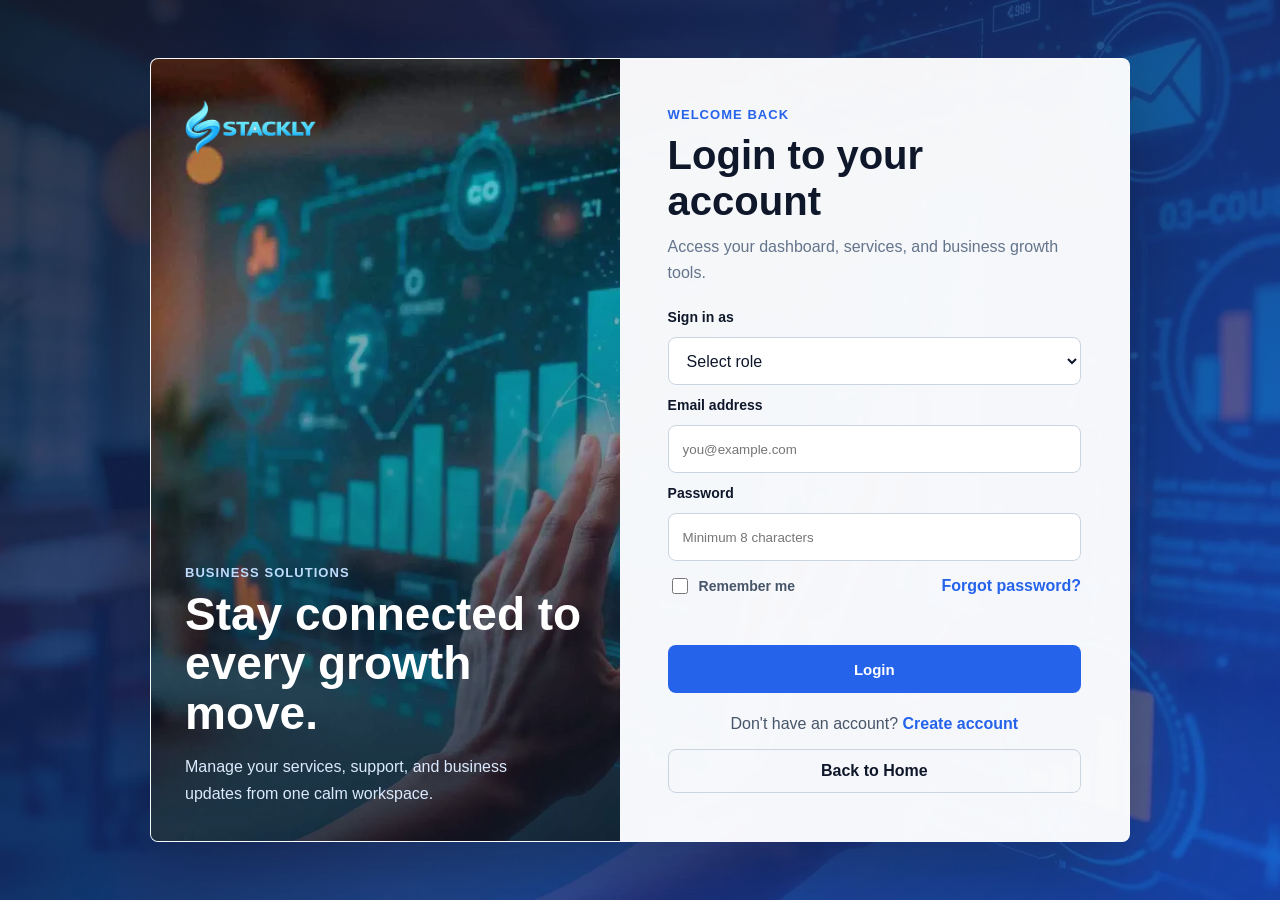
<file: pages/Login.html>
<!DOCTYPE html>
<html lang="en">
<head>
  <meta charset="UTF-8">
  <meta name="viewport" content="width=device-width, initial-scale=1.0">
  <title>Login | Business Solutions</title>
  <link rel="stylesheet" href="../css/Login.css">
</head>
<body>
  <main class="auth-page">
    <section class="auth-panel">
      <div class="auth-visual">
        <a class="auth-brand" href="../index.html">
          <img src="../images/logo.webp" alt="Business Solutions logo">
        </a>
        <div>
          <p class="visual-label">Business Solutions</p>
         <h2>Stay connected to every growth move.</h2>
         <p class="hero-text">
         Manage your services, support, and business updates from one calm workspace.
         </p>
        </div>
      </div>

      <div class="auth-card">
        <div class="auth-copy">
          <p class="auth-label">Welcome back</p>
          <h1>Login to your account</h1>
          <p class="auth-text">
           Access your dashboard, services, and business growth tools.
          </p>
        </div>

        <form class="auth-form login-form" novalidate>
          <label for="login-role">Sign in as</label>
          <select id="login-role" name="role" required>
            <option value="" disabled selected>Select role</option>
            <option value="customer">Customer</option>
            <option value="admin">Admin</option>
          </select>

          <label for="login-email">Email address</label>
          <input id="login-email" type="email" placeholder="you@example.com" required autocomplete="username">

          <label for="login-password">Password</label>
          <input id="login-password" type="password" placeholder="Minimum 8 characters" required autocomplete="current-password">

          <div class="form-row">
            <label class="remember">
              <input type="checkbox" id="remember-me" name="remember">
              <span>Remember me</span>
            </label>
            <button class="link-button forgot-toggle" type="button">Forgot password?</button>
          </div>

          <p class="form-message" aria-live="polite"></p>
          <button class="auth-submit" type="submit">Login</button>
        </form>

        <form class="auth-form forgot-form" novalidate hidden>
          <label for="forgot-email">Registered email address</label>
          <input id="forgot-email" type="email" placeholder="you@example.com" required>
          <p class="forgot-message" aria-live="polite"></p>
          <button class="auth-submit" type="submit">Send reset link</button>
          <button class="link-button back-login" type="button">Back to login</button>
        </form>

        <p class="auth-switch">
          Don't have an account?
          <a href="Register.html">Create account</a>
        </p>

        <a class="back-home" href="../index.html">Back to Home</a>
      </div>
    </section>
  </main>

  <script>
    const loginForm = document.querySelector(".login-form");
    const forgotForm = document.querySelector(".forgot-form");
    const forgotToggle = document.querySelector(".forgot-toggle");
    const backLogin = document.querySelector(".back-login");
    const formMessage = document.querySelector(".form-message");
    const forgotMessage = document.querySelector(".forgot-message");
    const roleSelect = document.querySelector("#login-role");
    const rememberMe = document.querySelector("#remember-me");
    const passwordInput = document.querySelector("#login-password");
    const isValidEmail = (e) => /^[^\s@]+@[^\s@]+\.[^\s@]{2,}$/.test(e);

    // Must match your real file names in pages/
    const dashboards = {
      admin: "admin_Dashboard.html",
      customer: "customer_deshboard.html",
    };

    function saveAuth(role, email, name) {
      sessionStorage.setItem("authRole", role);
      sessionStorage.setItem("authEmail", email);
      sessionStorage.setItem("authName", name);
      localStorage.setItem("auth", JSON.stringify({ role, email, name }));
    }

    const params = new URLSearchParams(window.location.search);
    const roleFromUrl = params.get("role");
    if (roleFromUrl && dashboards[roleFromUrl]) {
      roleSelect.value = roleFromUrl;
    }

    loginForm.addEventListener("submit", function (event) {
      event.preventDefault();

      const role = roleSelect.value;
      const email = document.querySelector("#login-email").value.trim();
      const password = passwordInput.value.trim();

      if (!role) {
        formMessage.textContent = "Please select Admin or Customer.";
        formMessage.className = "form-message error";
        return;
      }

      if (!rememberMe.checked) {
        formMessage.textContent = "Please select the Remember me checkbox to continue.";
        formMessage.className = "form-message error";
        rememberMe.focus();
        alert("Please select the Remember me button.");
        return;
      }

      if (!isValidEmail(email)) {
        formMessage.textContent = "Please enter a valid email address.";
        formMessage.className = "form-message error";
        return;
      }

      if (password.length < 8) {
        formMessage.textContent = "Password must be at least 8 characters.";
        formMessage.className = "form-message error";
        passwordInput.focus();
        return;
      }

      const profile = JSON.parse(
        localStorage.getItem("profile:" + email.toLowerCase()) || "{}"
      );
      const rawName = profile.name || email.split("@")[0];
      const displayName =
        rawName.charAt(0).toUpperCase() + rawName.slice(1);

      saveAuth(role, email, displayName);

      formMessage.textContent = "Login successful. Redirecting...";
      formMessage.className = "form-message success";

      setTimeout(function () {
        window.location.href = dashboards[role];
      }, 600);
    });

    forgotToggle.addEventListener("click", function () {
      loginForm.hidden = true;
      forgotForm.hidden = false;
      formMessage.textContent = "";
      formMessage.className = "form-message";
    });

    backLogin.addEventListener("click", function () {
      forgotForm.hidden = true;
      loginForm.hidden = false;
      forgotMessage.textContent = "";
      forgotMessage.className = "forgot-message";
    });

    forgotForm.addEventListener("submit", function (event) {
      event.preventDefault();
      const email = document.querySelector("#forgot-email").value.trim();
      if (!isValidEmail(email)) {
        forgotMessage.textContent = "Please enter your registered email address.";
        forgotMessage.className = "forgot-message error";
        return;
      }
      forgotMessage.textContent = "Password reset link sent successfully.";
      forgotMessage.className = "forgot-message success";
      forgotForm.reset();
    });
  </script>
</body>
</html>
</file>
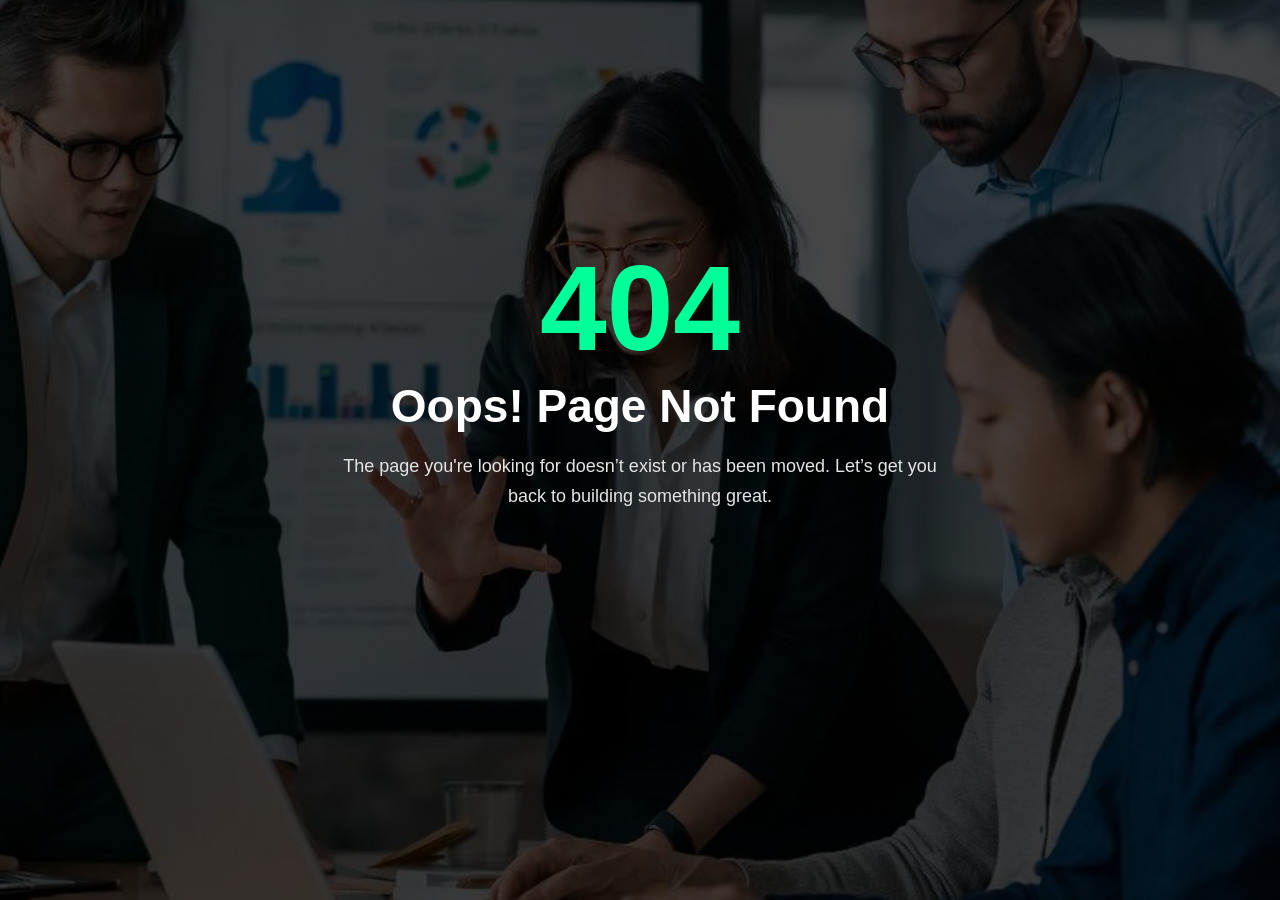
<file: pages/NotFound1.html>
<!DOCTYPE html>
<html lang="en">
<head>
  <meta charset="UTF-8" />
  <meta name="viewport" content="width=device-width, initial-scale=1.0" />
  <title>404 Page Not Found</title>
  <link rel="stylesheet" href="../css/NotFound1.css" />
  <link rel="stylesheet" href="https://cdnjs.cloudflare.com/ajax/libs/font-awesome/6.5.1/css/all.min.css" />

  
</head>
<body>


  <main class="error-section">
    <section class="error-content">
      <span class="error-code">404</span>
      <h1>Oops! Page Not Found</h1>
      <p>
        The page you're looking for doesn’t exist or has been moved. Let’s get
        you back to building something great.
      </p>
      
    </section>
  </main>
</body>
</html>
</file>
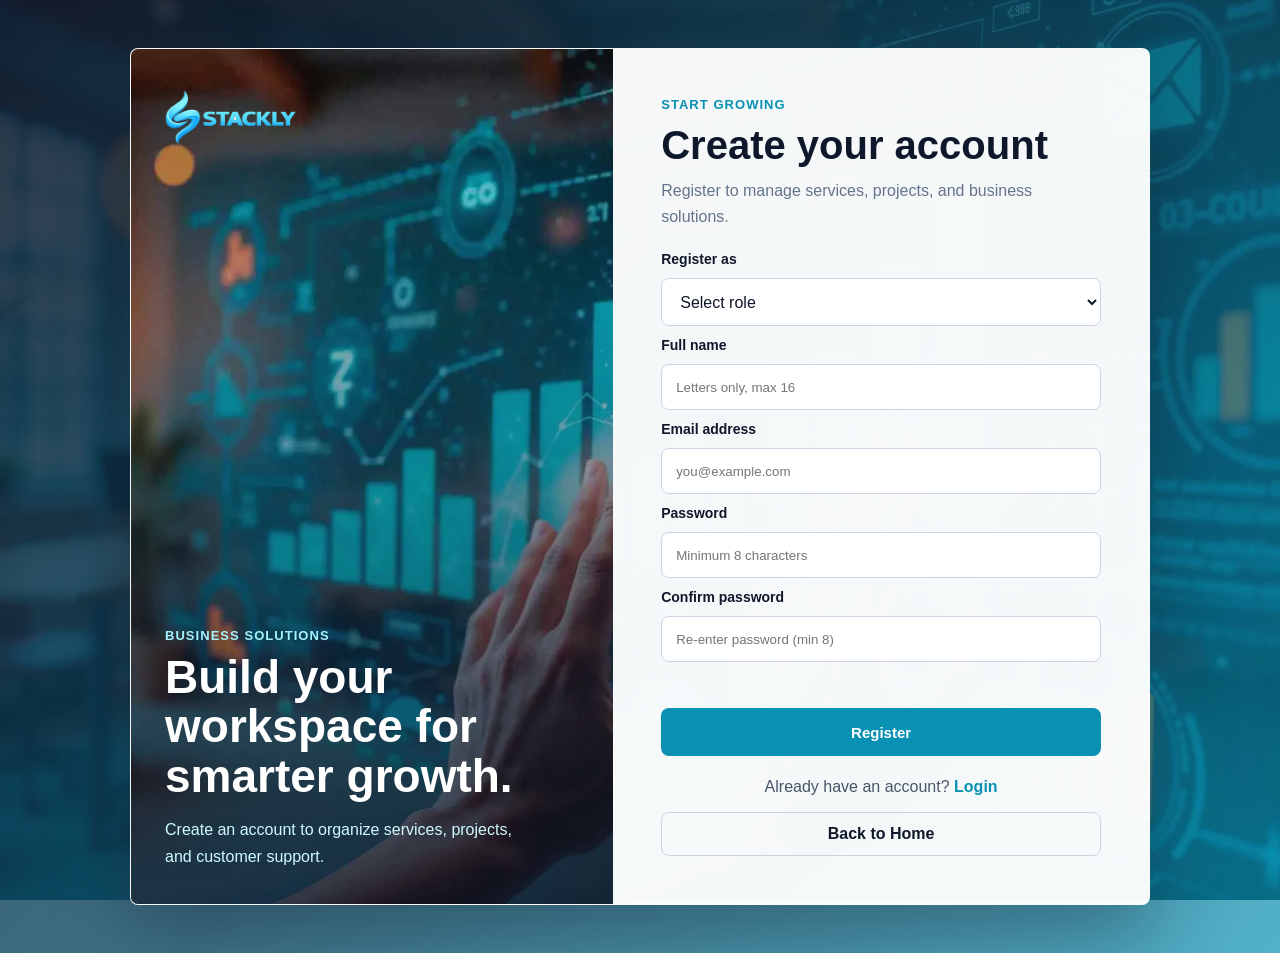
<file: pages/Register.html>
<!DOCTYPE html>
<html lang="en">
<head>
  <meta charset="UTF-8">
  <meta name="viewport" content="width=device-width, initial-scale=1.0">
  <title>Register | Business Solutions</title>
  <link rel="stylesheet" href="../css/Register.css">
</head>
<body>
  <main class="auth-page">
    <section class="auth-panel">
      <div class="auth-visual">
        <a class="auth-brand" href="../index.html">
          <img src="../images/logo.webp" alt="Business Solutions logo">
        </a>
        <div>
          <p class="visual-label">Business Solutions</p>
          <h2>Build your workspace for smarter growth.</h2>
          <p class="hero-text">Create an account to organize services, projects, and customer support.</p>
        </div>
      </div>

      <div class="auth-card">
        <div class="auth-copy">
          <p class="auth-label">Start growing</p>
          <h1>Create your account</h1>
          <p class="auth-text">Register to manage services, projects, and business solutions.</p>
        </div>

        <form class="auth-form register-form" novalidate>
          <label for="register-role">Register as</label>
          <select id="register-role" name="role" required>
            <option value="" disabled selected>Select role</option>
            <option value="customer">Customer</option>
            <option value="admin">Admin</option>
          </select>

          <label for="register-name">Full name</label>
          <input
            id="register-name"
            type="text"
            name="name"
            placeholder="Letters only, max 16"
            minlength="2"
            maxlength="16"
            autocomplete="name"
            required
          >

          <label for="register-email">Email address</label>
          <input id="register-email" type="email" placeholder="you@example.com" required>

          <label for="register-password">Password</label>
          <input
            id="register-password"
            type="password"
            placeholder="Minimum 8 characters"
            minlength="8"
            autocomplete="new-password"
            required
          >

          <label for="confirm-password">Confirm password</label>
          <input
            id="confirm-password"
            type="password"
            placeholder="Re-enter password (min 8)"
            minlength="8"
            autocomplete="new-password"
            required
          >

          <p class="form-message" aria-live="polite"></p>
          <button class="auth-submit" type="submit">Register</button>
        </form>

        <p class="auth-switch">
          Already have an account?
          <a href="Login.html">Login</a>
        </p>

        <a class="back-home" href="../index.html">Back to Home</a>
      </div>
    </section>
  </main>

  <script>
    const registerForm = document.querySelector(".register-form");
    const formMessage = document.querySelector(".form-message");
    const roleSelect = document.querySelector("#register-role");
    const nameInput = document.querySelector("#register-name");
    const passwordInput = document.querySelector("#register-password");
    const isValidEmail = (e) => /^[^\s@]+@[^\s@]+\.[^\s@]{2,}$/.test(e);
    const isValidName = (name) => /^[A-Za-z ]{2,16}$/.test(name);

    nameInput.addEventListener("input", function () {
      this.value = this.value.replace(/[^A-Za-z ]/g, "").slice(0, 16);
    });

    registerForm.addEventListener("submit", function (event) {
      event.preventDefault();

      const role = roleSelect.value;
      const name = nameInput.value.trim();
      const email = document.querySelector("#register-email").value.trim();
      const password = passwordInput.value.trim();
      const confirmPassword = document.querySelector("#confirm-password").value.trim();

      if (!role) {
        formMessage.textContent = "Please select Admin or Customer.";
        formMessage.className = "form-message error";
        return;
      }

      if (name.length < 2) {
        formMessage.textContent = "Name must be at least 2 characters.";
        formMessage.className = "form-message error";
        nameInput.focus();
        return;
      }

      if (name.length > 16) {
        formMessage.textContent = "Name must be 16 characters or less.";
        formMessage.className = "form-message error";
        nameInput.focus();
        return;
      }

      if (!isValidName(name)) {
        formMessage.textContent = "Name can contain only letters (A–Z) and spaces.";
        formMessage.className = "form-message error";
        nameInput.focus();
        return;
      }

      if (!/^[A-Za-z]/.test(name) || !/[A-Za-z]$/.test(name)) {
        formMessage.textContent = "Name must start and end with a letter.";
        formMessage.className = "form-message error";
        nameInput.focus();
        return;
      }

      if (!isValidEmail(email)) {
        formMessage.textContent = "Please enter a valid email address.";
        formMessage.className = "form-message error";
        return;
      }

      if (password.length < 8) {
        formMessage.textContent = "Password must be at least 8 characters.";
        formMessage.className = "form-message error";
        passwordInput.focus();
        return;
      }

      if (password !== confirmPassword) {
        formMessage.textContent = "Passwords do not match.";
        formMessage.className = "form-message error";
        return;
      }

      localStorage.setItem(
        "profile:" + email.toLowerCase(),
        JSON.stringify({ name: name, role: role })
      );

      formMessage.textContent = "Registration successful. Redirecting to login...";
      formMessage.className = "form-message success";
      registerForm.reset();

      setTimeout(function () {
        window.location.href = "Login.html?role=" + encodeURIComponent(role);
      }, 1000);
    });
  </script>
</body>
</html>
</file>
<file: css/Login.css>
* {
  box-sizing: border-box;
}

html {
  min-height: 100%;
}

body {
  min-height: 100vh;
  margin: 0;
  font-family: Arial, Helvetica, sans-serif;
  color: #0f172a;
  background:
    linear-gradient(135deg, rgba(15, 23, 42, 0.88), rgba(29, 78, 216, 0.72)),
    url("../images/Data Analytics.webp") center / cover fixed;
}

.auth-page {
  min-height: 100vh;
  display: grid;
  place-items: center;
  padding: clamp(22px, 4vw, 48px);
}

.auth-panel {
  width: min(100%, 980px);
  min-height: 620px;
  display: grid;
  grid-template-columns: minmax(300px, 0.92fr) minmax(360px, 1fr);
  overflow: hidden;
  border: 1px solid rgba(255, 255, 255, 0.24);
  border-radius: 8px;
  background: rgba(255, 255, 255, 0.96);
  box-shadow: 0 30px 80px rgba(15, 23, 42, 0.38);
}

.auth-visual {
  min-height: 100%;
  padding: 34px;
  display: flex;
  justify-content: space-between;
  flex-direction: column;
  color: #ffffff;
  background:
    linear-gradient(180deg, rgba(15, 23, 42, 0.14), rgba(15, 23, 42, 0.72)),
    url("../images/Data Analytics.webp") center / cover;
}

.auth-brand {
  width: fit-content;
  display: inline-flex;
}

.auth-brand img {
  width: 132px;
  height: 68px;
  object-fit: contain;
  filter: drop-shadow(0 12px 22px rgba(15, 23, 42, 0.28));
}

.visual-label,
.auth-label {
  margin: 0 0 10px;
  font-size: 13px;
  font-weight: 800;
  letter-spacing: 0.08em;
  text-transform: uppercase;
}

.visual-label {
  color: #bfdbfe;
}

.auth-visual h2 {
  max-width: 420px;
  margin: 0 0 14px;
  font-size: clamp(30px, 4vw, 46px);
  line-height: 1.08;
}

.auth-visual p:not(.visual-label) {
  max-width: 360px;
  margin: 0;
  color: #dbeafe;
  line-height: 1.7;
}

.auth-card {
  min-width: 0;
  padding: clamp(30px, 5vw, 48px);
  display: flex;
  justify-content: center;
  flex-direction: column;
}

.auth-copy {
  margin-bottom: 24px;
}

.auth-label {
  color: #2563eb;
}

.auth-copy h1 {
  margin: 0 0 10px;
  font-size: clamp(30px, 4vw, 40px);
  line-height: 1.15;
}

.auth-copy p:not(.auth-label) {
  margin: 0;
  color: #64748b;
  line-height: 1.6;
}

.auth-form {
  display: grid;
  gap: 12px;
}

.auth-form label {
  font-size: 14px;
  font-weight: 700;
}

.auth-form input {
  width: 100%;
  height: 48px;
  border: 1px solid #cbd5e1;
  border-radius: 8px;
  padding: 0 14px;
  color: #0f172a;
  background: #ffffff;
  outline: none;
}

.auth-form input:focus {
  border-color: #2563eb;
  box-shadow: 0 0 0 3px rgba(37, 99, 235, 0.16);
}

.form-row {
  display: flex;
  align-items: center;
  justify-content: space-between;
  gap: 14px;
  margin-top: 2px;
}

.remember {
  display: inline-flex;
  align-items: center;
  gap: 8px;
  color: #475569;
}

.remember input {
  width: 16px;
  height: 16px;
}

.link-button,
.auth-switch a {
  border: 0;
  padding: 0;
  color: #2563eb;
  background: transparent;
  font: inherit;
  font-weight: 800;
  cursor: pointer;
  text-decoration: none;
}

.auth-submit {
  height: 48px;
  border: 0;
  border-radius: 8px;
  color: #ffffff;
  background: #2563eb;
  font-size: 15px;
  font-weight: 800;
  cursor: pointer;
  transition: transform 0.25s ease, background 0.25s ease;
}

.auth-submit:hover,
.auth-submit:focus-visible {
  background: #1d4ed8;
  transform: translateY(-2px);
}

.form-message,
.forgot-message {
  min-height: 20px;
  margin: 2px 0;
  font-size: 14px;
  font-weight: 700;
}

.error {
  color: #dc2626;
}

.success {
  color: #16a34a;
}

.auth-switch {
  margin: 22px 0 0;
  color: #475569;
  text-align: center;
}

.back-home {
  min-height: 44px;
  margin-top: 16px;
  display: flex;
  align-items: center;
  justify-content: center;
  border: 1px solid #cbd5e1;
  border-radius: 8px;
  color: #0f172a;
  font-weight: 800;
  text-decoration: none;
  transition: transform 0.25s ease, border-color 0.25s ease, color 0.25s ease;
}

.back-home:hover,
.back-home:focus-visible {
  color: #2563eb;
  border-color: #2563eb;
  transform: translateY(-2px);
}

.forgot-form[hidden],
.login-form[hidden] {
  display: none;
}

@media (max-width: 860px) {
  .auth-panel {
    width: min(100%, 680px);
    min-height: auto;
    grid-template-columns: 1fr;
  }

  .auth-visual {
    min-height: 230px;
    padding: 28px;
  }

  .auth-visual h2 {
    max-width: 560px;
    font-size: 34px;
  }

  .auth-visual p:not(.visual-label) {
    max-width: 520px;
  }
}

@media (max-width: 560px) {
  .auth-page {
    align-items: stretch;
    padding: 0;
  }

  .auth-panel {
    min-height: 100vh;
    border: 0;
    border-radius: 0;
  }

  .auth-visual {
    min-height: 170px;
    padding: 22px 20px;
  }

  .auth-brand img {
    width: 112px;
    height: 58px;
  }

  .visual-label {
    font-size: 12px;
  }

  .auth-visual h2 {
    font-size: 26px;
  }

  .auth-visual p:not(.visual-label) {
    display: none;
  }

  .auth-card {
    padding: 28px 20px 34px;
  }

  .auth-copy h1 {
    font-size: 28px;
  }

  .form-row {
    align-items: flex-start;
    flex-direction: column;
  }
}
.auth-form select {
  width: 100%;
  height: 48px;
  border: 1px solid #cbd5e1;
  border-radius: 8px;
  padding: 0 14px;
  color: #0f172a;
  background: #ffffff;
  font: inherit;
  outline: none;
  cursor: pointer;
}

.auth-form select:focus {
  border-color: #2563eb;
  box-shadow: 0 0 0 3px rgba(37, 99, 235, 0.16);
}

.auth-form select {
  width: 100%;
  height: 48px;
  border: 1px solid #cbd5e1;
  border-radius: 8px;
  padding: 0 14px;
  font: inherit;
  background: #fff;
}

/* animation text */
.visual-label,
h2,
.hero-text {
  opacity: 0;
  animation: slideLeft 1s ease forwards;
}

h2 {
  animation-delay: 0.3s;
}

.hero-text {
  animation-delay: 0.6s;
}

@keyframes slideLeft {
  from {
    opacity: 0;
    transform: translateX(-50px);
  }
  to {
    opacity: 1;
    transform: translateX(0);
  }
}
/* auth-card text */
.auth-label {
  opacity: 0;
  transform: translateY(30px);
  animation: fadeUp 0.8s ease forwards;
}

h1 {
  opacity: 0;
  transform: translateY(30px);
  animation: fadeUp 0.8s ease forwards;
  animation-delay: 0.3s;
}

.auth-text {
  opacity: 0;
  transform: translateY(30px);
  animation: fadeUp 0.8s ease forwards;
  animation-delay: 0.6s;
}

@keyframes fadeUp {
  from {
    opacity: 0;
    transform: translateY(30px);
  }
  to {
    opacity: 1;
    transform: translateY(0);
  }
}
</file>
<file: css/NotFound1.css>
* {
      margin: 0;
      padding: 0;
      box-sizing: border-box;
      font-family: Arial, sans-serif;
    }

    body {
  min-height: 100vh;
  color: white;
  background:
    linear-gradient(rgba(0,0,0,0.72), rgba(0,0,0,0.72)),
    url("../images/Business Consulting.webp") center/cover no-repeat;
}
    .navbar {
      width: calc(100% - 80px);
      margin: 20px auto 0;
      padding: 18px 40px;
      display: flex;
      align-items: center;
      justify-content: space-between;
      background: rgba(35,35,35,0.76);
      border-radius: 16px;
    }

    .logo {
      width: 130px;
      display: block;
      padding: 6px;
      background: rgba(35,35,35,0.76);
      border-radius: 8px;
      filter: hue-rotate(200deg) saturate(1.4);
    }

    .logo img {
      width: 100%;
      height: auto;
      display: block;
    }

    .error-section {
      min-height: calc(100vh - 110px);
      padding: 40px 20px;
      display: flex;
      align-items: center;
      justify-content: center;
      text-align: center;
    }

    .error-content {
      max-width: 760px;
    }

    .error-code {
      display: block;
      margin-bottom: 12px;
      color: rgb(0, 255, 153);
      font-size: 120px;
      line-height: 1;
      font-weight: 800;
    }

    .error-content h1 {
      margin-bottom: 18px;
      font-size: 46px;
      line-height: 1.15;
    }

    .error-content p {
      max-width: 620px;
      margin: 0 auto 30px;
      color: #e5e5e5;
      font-size: 18px;
      line-height: 1.7;
    }

    .home-btn {
      display: inline-flex;
      align-items: center;
      gap: 10px;
      padding: 14px 30px;
      color: white;
      background: rgb(51, 45, 141);
      border-radius: 10px;
      font-weight: 700;
      text-decoration: none;
      transition: 0.3s;
    }

    .home-btn:hover {
      background: #4082b5;
      transform: translateY(-3px);
    }

    @media (max-width: 768px) {
      .navbar {
        width: calc(100% - 30px);
        padding: 16px 20px;
      }

      .logo {
        width: 115px;
      }

      .error-code {
        font-size: 88px;
      }

      .error-content h1 {
        font-size: 36px;
      }
    }

    @media (max-width: 480px) {
      .navbar {
        width: calc(100% - 20px);
        padding: 14px 16px;
      }

      .logo {
        width: 82px;
      }

      .error-code {
        font-size: 72px;
      }

      .error-content h1 {
        font-size: 30px;
      }

      .error-content p {
        font-size: 16px;
      }
    }
</file>
<file: css/Register.css>
* {
  box-sizing: border-box;
}

html {
  min-height: 100%;
}

body {
  min-height: 100vh;
  margin: 0;
  font-family: Arial, Helvetica, sans-serif;
  color: #0f172a;
  background:
    linear-gradient(135deg, rgba(15, 23, 42, 0.88), rgba(8, 145, 178, 0.7)),
    url("../images/Data Analytics.webp") center / cover fixed;
}

.auth-page {
  min-height: 100vh;
  display: grid;
  place-items: center;
  padding: clamp(22px, 4vw, 48px);
}

.auth-panel {
  width: min(100%, 1020px);
  min-height: 660px;
  display: grid;
  grid-template-columns: minmax(300px, 0.9fr) minmax(380px, 1fr);
  overflow: hidden;
  border: 1px solid rgba(255, 255, 255, 0.24);
  border-radius: 8px;
  background: rgba(255, 255, 255, 0.96);
  box-shadow: 0 30px 80px rgba(15, 23, 42, 0.38);
}

.auth-visual {
  min-height: 100%;
  padding: 34px;
  display: flex;
  justify-content: space-between;
  flex-direction: column;
  color: #ffffff;
  background:
    linear-gradient(180deg, rgba(15, 23, 42, 0.16), rgba(15, 23, 42, 0.72)),
    url("../images/Data Analytics.webp") center / cover;
}

.auth-brand {
  width: fit-content;
  display: inline-flex;
}

.auth-brand img {
  width: 132px;
  height: 68px;
  object-fit: contain;
  filter: drop-shadow(0 12px 22px rgba(15, 23, 42, 0.28));
}

.visual-label,
.auth-label {
  margin: 0 0 10px;
  font-size: 13px;
  font-weight: 800;
  letter-spacing: 0.08em;
  text-transform: uppercase;
}

.visual-label {
  color: #a5f3fc;
}

.auth-visual h2 {
  max-width: 420px;
  margin: 0 0 14px;
  font-size: clamp(30px, 4vw, 46px);
  line-height: 1.08;
}

.auth-visual p:not(.visual-label) {
  max-width: 360px;
  margin: 0;
  color: #cffafe;
  line-height: 1.7;
}

.auth-card {
  min-width: 0;
  padding: clamp(30px, 5vw, 48px);
  display: flex;
  justify-content: center;
  flex-direction: column;
}

.auth-copy {
  margin-bottom: 22px;
}

.auth-label {
  color: #0891b2;
}

.auth-copy h1 {
  margin: 0 0 10px;
  font-size: clamp(30px, 4vw, 40px);
  line-height: 1.15;
}

.auth-copy p:not(.auth-label) {
  margin: 0;
  color: #64748b;
  line-height: 1.6;
}

.auth-form {
  display: grid;
  gap: 11px;
}

.auth-form label {
  font-size: 14px;
  font-weight: 700;
}

.auth-form input {
  width: 100%;
  height: 46px;
  border: 1px solid #cbd5e1;
  border-radius: 8px;
  padding: 0 14px;
  color: #0f172a;
  background: #ffffff;
  outline: none;
}

.auth-form input:focus {
  border-color: #0891b2;
  box-shadow: 0 0 0 3px rgba(8, 145, 178, 0.16);
}

.auth-submit {
  height: 48px;
  border: 0;
  border-radius: 8px;
  color: #ffffff;
  background: #0891b2;
  font-size: 15px;
  font-weight: 800;
  cursor: pointer;
  transition: transform 0.25s ease, background 0.25s ease;
}

.auth-submit:hover,
.auth-submit:focus-visible {
  background: #0e7490;
  transform: translateY(-2px);
}

.form-message {
  min-height: 20px;
  margin: 2px 0;
  font-size: 14px;
  font-weight: 700;
}

.error {
  color: #dc2626;
}

.success {
  color: #16a34a;
}

.auth-switch {
  margin: 22px 0 0;
  color: #475569;
  text-align: center;
}

.auth-switch a {
  color: #0891b2;
  font-weight: 800;
  text-decoration: none;
}

.back-home {
  min-height: 44px;
  margin-top: 16px;
  display: flex;
  align-items: center;
  justify-content: center;
  border: 1px solid #cbd5e1;
  border-radius: 8px;
  color: #0f172a;
  font-weight: 800;
  text-decoration: none;
  transition: transform 0.25s ease, border-color 0.25s ease, color 0.25s ease;
}

.back-home:hover,
.back-home:focus-visible {
  color: #0891b2;
  border-color: #0891b2;
  transform: translateY(-2px);
}

@media (max-width: 900px) {
  .auth-panel {
    width: min(100%, 700px);
    min-height: auto;
    grid-template-columns: 1fr;
  }

  .auth-visual {
    min-height: 230px;
    padding: 28px;
  }

  .auth-visual h2 {
    max-width: 580px;
    font-size: 34px;
  }

  .auth-visual p:not(.visual-label) {
    max-width: 540px;
  }
}

@media (max-width: 560px) {
  .auth-page {
    align-items: stretch;
    padding: 0;
  }

  .auth-panel {
    min-height: 100vh;
    border: 0;
    border-radius: 0;
  }

  .auth-visual {
    min-height: 170px;
    padding: 22px 20px;
  }

  .auth-brand img {
    width: 112px;
    height: 58px;
  }

  .visual-label {
    font-size: 12px;
  }

  .auth-visual h2 {
    font-size: 26px;
  }

  .auth-visual p:not(.visual-label) {
    display: none;
  }

  .auth-card {
    padding: 26px 20px 34px;
  }

  .auth-copy h1 {
    font-size: 28px;
  }
}
.auth-form select {
  width: 100%;
  height: 48px;
  border: 1px solid #cbd5e1;
  border-radius: 8px;
  padding: 0 14px;
  color: #0f172a;
  background: #ffffff;
  font: inherit;
  outline: none;
  cursor: pointer;
}

.auth-form select:focus {
  border-color: #2563eb;
  box-shadow: 0 0 0 3px rgba(37, 99, 235, 0.16);
}
/* animation text */
.visual-label,
h2,
.hero-text {
  opacity: 0;
  animation: slideLeft 1s ease forwards;
}

h2 {
  animation-delay: 0.3s;
}

.hero-text {
  animation-delay: 0.6s;
}

@keyframes slideLeft {
  from {
    opacity: 0;
    transform: translateX(-50px);
  }
  to {
    opacity: 1;
    transform: translateX(0);
  }
}

/* auth-card text */
.auth-label {
  opacity: 0;
  transform: translateY(30px);
  animation: fadeUp 0.8s ease forwards;
}

h1 {
  opacity: 0;
  transform: translateY(30px);
  animation: fadeUp 0.8s ease forwards;
  animation-delay: 0.3s;
}

.auth-text {
  opacity: 0;
  transform: translateY(30px);
  animation: fadeUp 0.8s ease forwards;
  animation-delay: 0.6s;
}

@keyframes fadeUp {
  from {
    opacity: 0;
    transform: translateY(30px);
  }
  to {
    opacity: 1;
    transform: translateY(0);
  }
}
</file>
